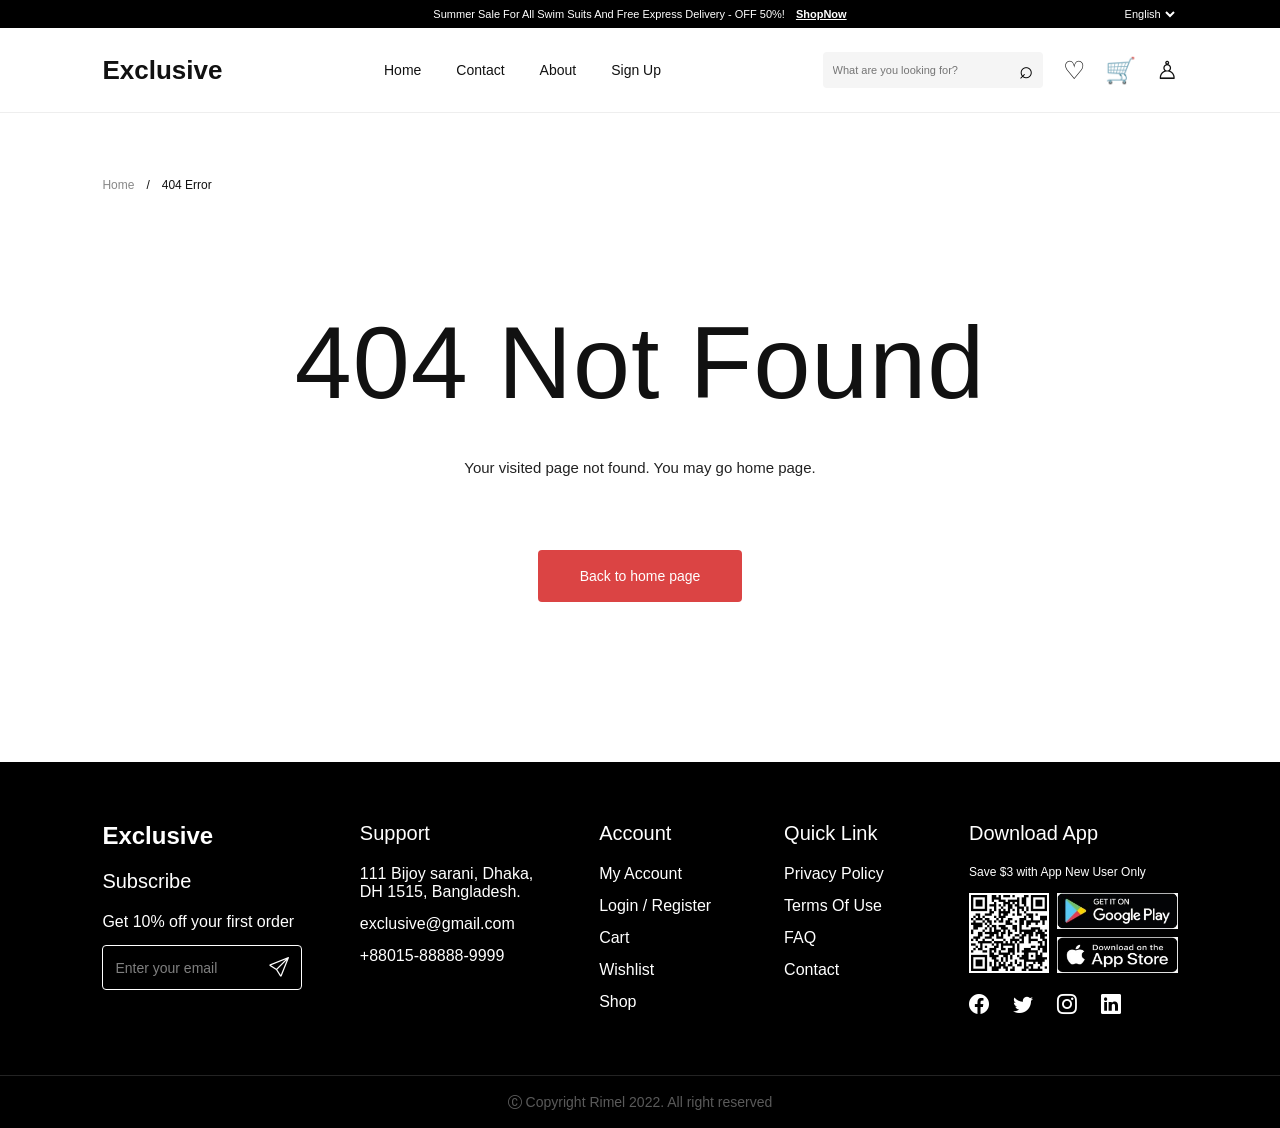
<file: figma404.html>
<!DOCTYPE html>
<html lang="en">
<head>
    <meta charset="UTF-8">
    <meta name="viewport" content="width=device-width, initial-scale=1.0">
    <title>Exclusive | 404 Not Found</title>
    <link rel="stylesheet" href="figma404.css">
<link rel="stylesheet" href="https://cdn.jsdelivr.net/npm/bootstrap-icons@1.13.1/font/bootstrap-icons.min.css">
</head>
<body>

    <!-- TOP ANNOUNCEMENT BAR -->
    <div class="top-bar">
        <p>
            Summer Sale For All Swim Suits And Free Express Delivery - OFF 50%!
            <a href="figma404.html">ShopNow</a>
        </p>
        <select aria-label="Select language">
            <option>English</option>
            <option>French</option>
        </select>
    </div>

    <!-- HEADER -->
    <header class="header">
        <a href="index.html" class="logo">Exclusive</a>

        <nav class="navigation">
            <a href="figma.html">Home</a>
            <a href="figma404.html">Contact</a>
            <a href="storefront/about.html">About</a>
            <a href="figmasign.html">Sign Up</a>
        </nav>

        <div class="header-actions">
            <form class="search-form">
                <input type="search" placeholder="What are you looking for?">
                <button type="submit" aria-label="Search">⌕</button>
            </form>

            <a href="storefront/wishlist.html" class="header-icon" aria-label="Wishlist">♡</a>
            <a href="figmacart.html" class="header-icon" aria-label="Cart">🛒</a>
            <a href="storefront/login.html" class="header-icon user-icon" aria-label="Account">♙</a>
        </div>
    </header>

    <!-- BREADCRUMB -->
    <div class="breadcrumb">
        <a href="index.html">Home</a>
        <span>/</span>
        <span>404 Error</span>
    </div>

    <!-- 404 ERROR SECTION -->
    <main class="error-section">
        <h1>404 Not Found</h1>

        <p>
            Your visited page not found.
            You may go home page.
        </p>

        <a href="figma.html" class="home-button">Back to home page</a>
    </main>
      </main>

    <footer class="ft">
        <div class="ft-grid">

            <div>
                <h3>Exclusive</h3>
                <h4>Subscribe</h4>
                <p>Get 10% off your first order</p>
                <div class="ft-email">
                    <input type="email" placeholder="Enter your email">
                    <i class="bi bi-send"></i>
                </div>
            </div>

            <div>
                <h4>Support</h4>
                <p>111 Bijoy sarani, Dhaka,<br>DH 1515, Bangladesh.</p>
                <p>exclusive@gmail.com</p>
                <p>+88015-88888-9999</p>
            </div>

            <div>
                <h4>Account</h4>
                <a href="storefront/login.html">My Account</a>
                <a href="figmasign.html">Login / Register</a>
                <a href="figmacart.html">Cart</a>
                <a href="storefront/wishlist.html">Wishlist</a>
                <a href="index.html">Shop</a>
            </div>

            <div>
                <h4>Quick Link</h4>
                <a href="#">Privacy Policy</a>
                <a href="#">Terms Of Use</a>
                <a href="#">FAQ</a>
                <a href="#">Contact</a>
            </div>

            <div>
                <h4>Download App</h4>
                <p class="ft-small">Save $3 with App New User Only</p>
                <div class="ft-apps">
                    <img class="ft-qr" src="assets/qrcode.png" alt="QR code">
                    <div class="ft-stores">
                        <img src="assets/google.png" alt="Get it on Google Play">
                        <img src="assets/apple.png" alt="Download on the App Store">
                    </div>
                </div>
                <div class="ft-social">
                    <i class="bi bi-facebook"></i>
                    <i class="bi bi-twitter"></i>
                    <i class="bi bi-instagram"></i>
                    <i class="bi bi-linkedin"></i>
                </div>
            </div>

        </div>

        <div class="ft-copy">
            <i class="bi bi-c-circle"></i> Copyright Rimel 2022. All right reserved
        </div>
    </footer>
</body>
</body>
</html>
</file>
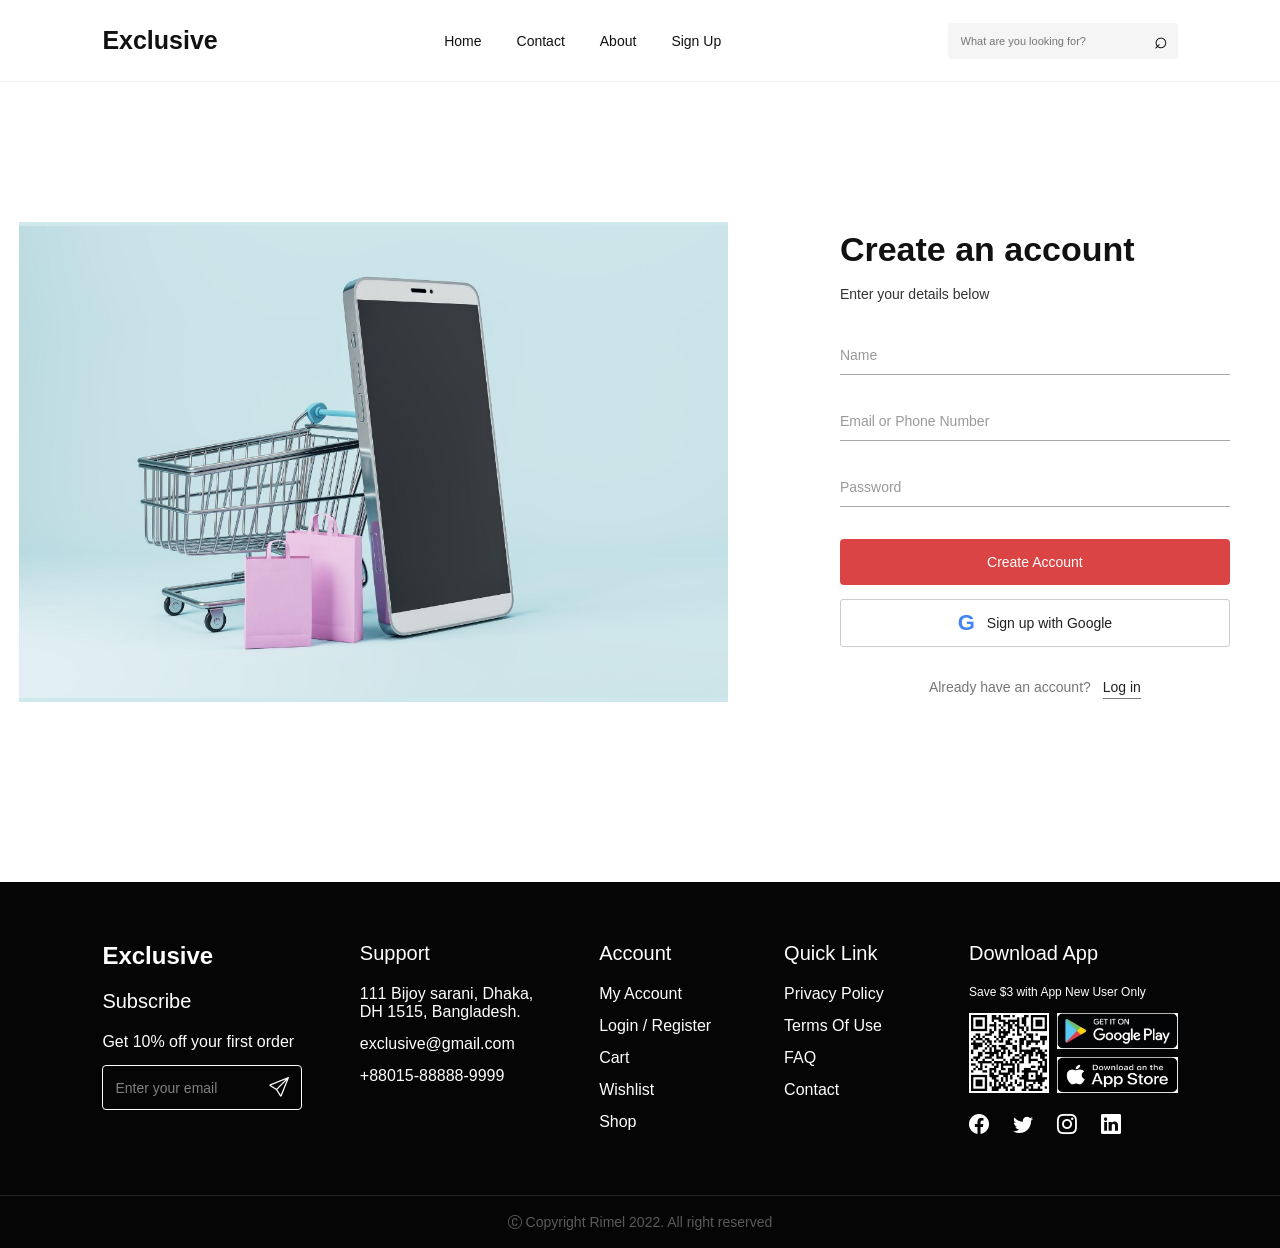
<file: figmasign.html>
<!DOCTYPE html>
<html lang="en">
<head>
    <meta charset="UTF-8">
    <meta name="viewport" content="width=device-width, initial-scale=1.0">
    <title>Exclusive - Create Account</title>
    <link rel="stylesheet" href="figmasign.css">
<link rel="stylesheet" href="https://cdn.jsdelivr.net/npm/bootstrap-icons@1.13.1/font/bootstrap-icons.min.css">

</head>
<body>

    <!-- HEADER -->
    <header class="site-header">
        <a href="index.html" class="brand">Exclusive</a>

        <nav class="main-nav">
            <a href="figma.html">Home</a>
            <a href="figma404.html">Contact</a>
            <a href="storefront/about.html">About</a>
            <a href="figmasign.html">Sign Up</a>
        </nav>

        <form class="search">
            <input type="search" placeholder="What are you looking for?">
            <button type="submit">⌕</button>
        </form>
    </header>

    <!-- MAIN SECTION -->
    <main class="signup-section">

        <!-- SHOPPING IMAGE -->
        <div class="hero-image">
            <img src="storefront/media/loginandsignuppic.jpg"
                 alt="Shopping cart, phone and shopping bags">
        </div>

        <!-- CREATE ACCOUNT FORM -->
        <section class="signup-panel">
            <h1>Create an account</h1>
            <p class="subtitle">Enter your details below</p>

            <form class="signup-form">

                <input
                    type="text"
                    name="name"
                    placeholder="Name"
                    required
                >

                <input
                    type="text"
                    name="email"
                    placeholder="Email or Phone Number"
                    required
                >

                <input
                    type="password"
                    name="password"
                    placeholder="Password"
                    required
                >

                <button type="submit" class="create-button">
                    Create Account
                </button>

                <button type="button" class="google-button">
                    <span class="google-mark">G</span>
                    Sign up with Google
                </button>

            </form>

            <p class="login-prompt">
                Already have an account?
                <a href="storefront/login.html">Log in</a>
            </p>
        </section>

    </main>


    <footer class="ft">
        <div class="ft-grid">

            <div>
                <h3>Exclusive</h3>
                <h4>Subscribe</h4>
                <p>Get 10% off your first order</p>
                <div class="ft-email">
                    <input type="email" placeholder="Enter your email">
                    <i class="bi bi-send"></i>
                </div>
            </div>

            <div>
                <h4>Support</h4>
                <p>111 Bijoy sarani, Dhaka,<br>DH 1515, Bangladesh.</p>
                <p>exclusive@gmail.com</p>
                <p>+88015-88888-9999</p>
            </div>

            <div>
                <h4>Account</h4>
                <a href="storefront/login.html">My Account</a>
                <a href="figmasign.html">Login / Register</a>
                <a href="figmacart.html">Cart</a>
                <a href="storefront/wishlist.html">Wishlist</a>
                <a href="index.html">Shop</a>
            </div>

            <div>
                <h4>Quick Link</h4>
                <a href="#">Privacy Policy</a>
                <a href="figma404.html">Terms Of Use</a>
                <a href="figma404.html">FAQ</a>
                <a href="figma404.html">Contact</a>
            </div>

            <div>
                <h4>Download App</h4>
                <p class="ft-small">Save $3 with App New User Only</p>
                <div class="ft-apps">
                    <img class="ft-qr" src="assets/qrcode.png" alt="QR code">
                    <div class="ft-stores">
                        <img src="assets/google.png" alt="Get it on Google Play">
                        <img src="assets/apple.png" alt="Download on the App Store">
                    </div>
                </div>
                <div class="ft-social">
                    <i class="bi bi-facebook"></i>
                    <i class="bi bi-twitter"></i>
                    <i class="bi bi-instagram"></i>
                    <i class="bi bi-linkedin"></i>
                </div>
            </div>

        </div>

        <div class="ft-copy">
            <i class="bi bi-c-circle"></i> Copyright Rimel 2022. All right reserved
        </div>
    </footer>
</body>
    
</body>
</html>
</file>
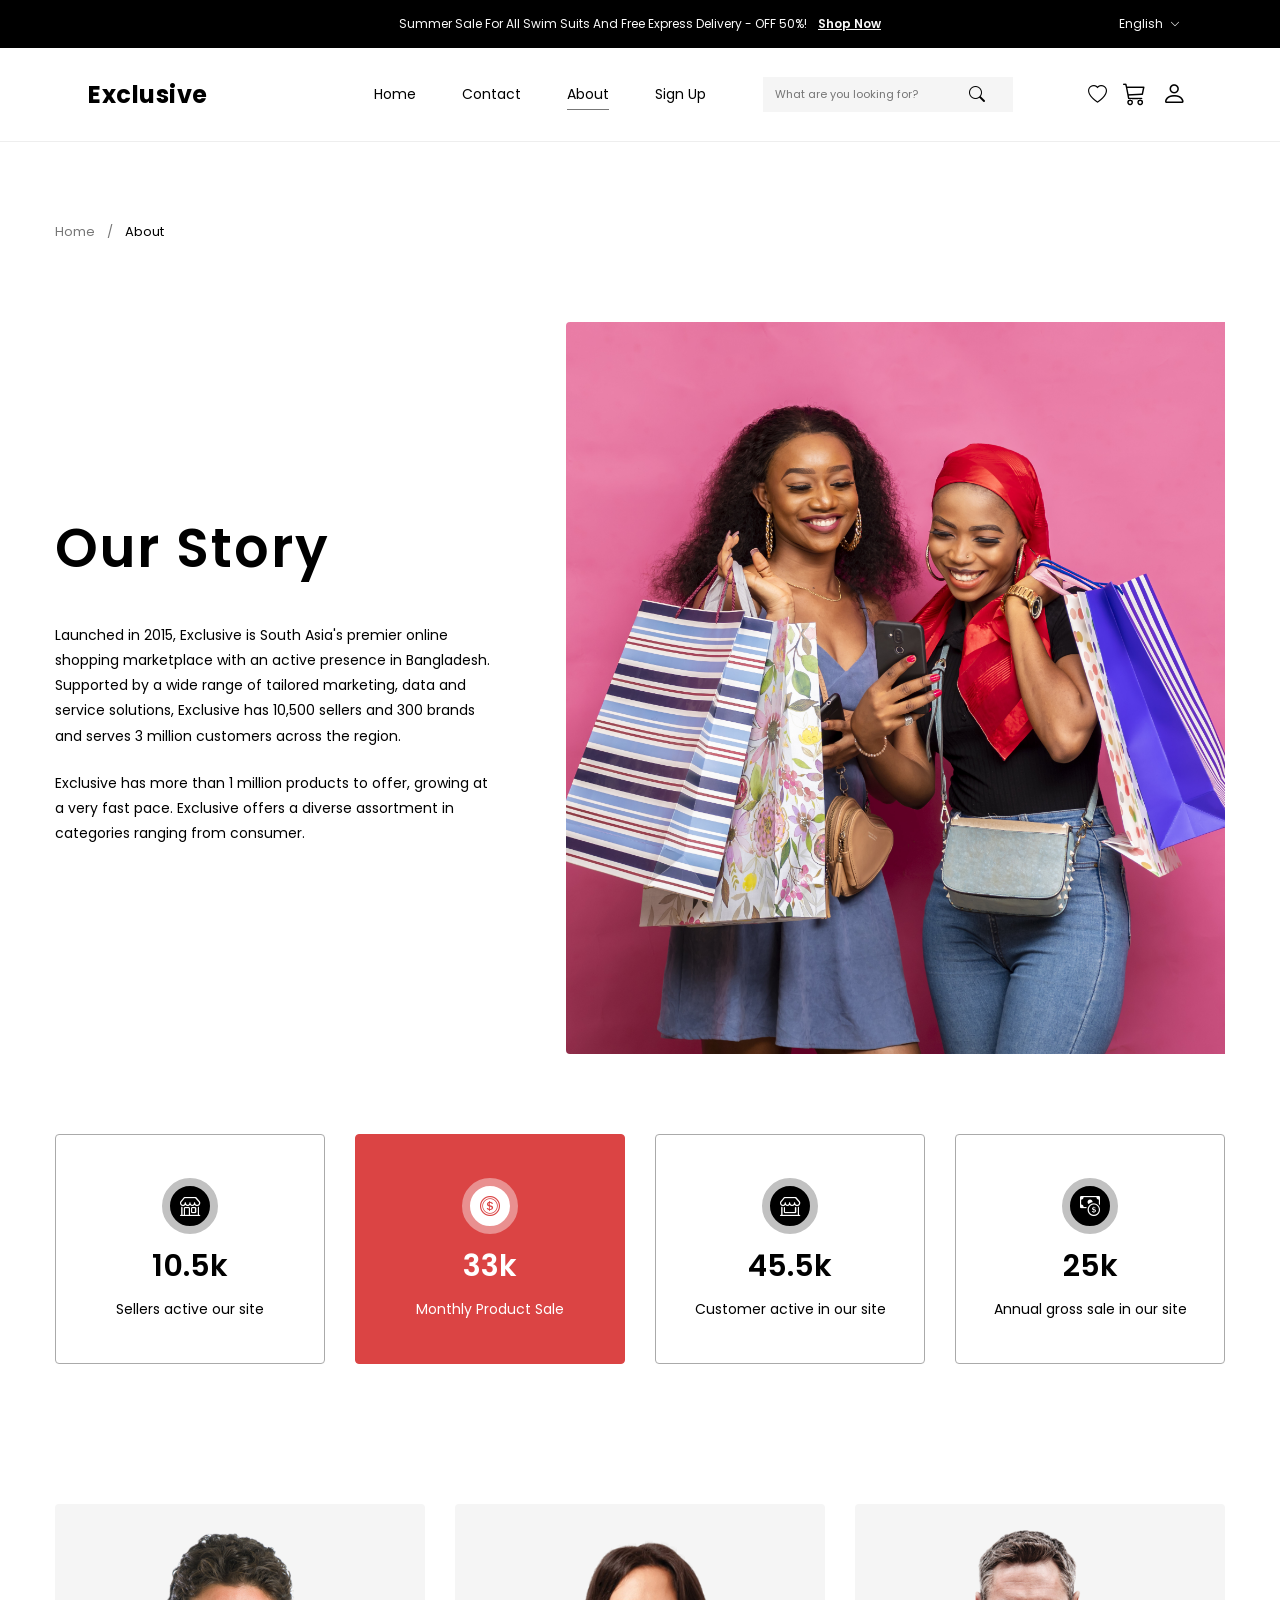
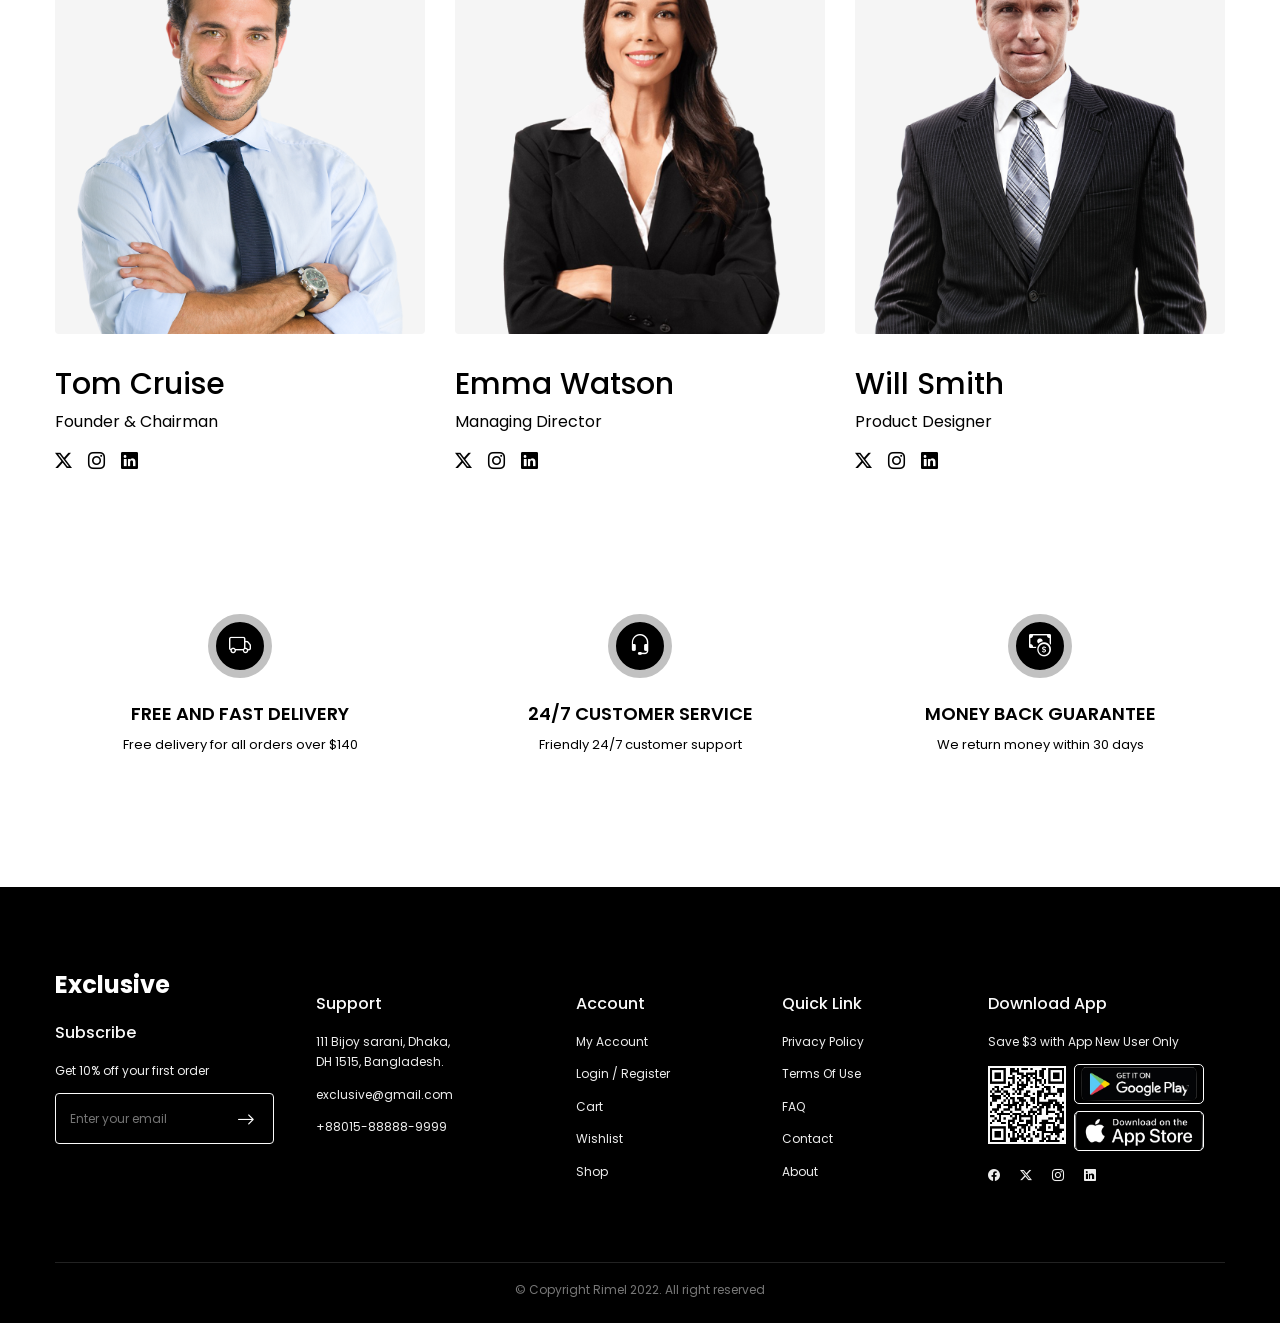
<file: storefront/about.html>
<!doctype html>
<html lang="en">
<head>
  <meta charset="utf-8">
  <meta name="viewport" content="width=device-width, initial-scale=1">
  <title>About | Exclusive</title>
  <link rel="stylesheet" href="about.css">
</head>
<body>
  <div class="announcement">
    <div class="announcement-copy">
      Summer Sale For All Swim Suits And Free Express Delivery - OFF 50%!
      <a href="#">Shop Now</a>
    </div>
    <span class="language">English <i class="bi bi-chevron-down"></i></span>
  </div>

  <header class="site-header">
    <a class="brand" href="../index.html">Exclusive</a>
    <nav class="main-nav">
      <a href="../index.html">Home</a>
      <a href="../figma404.html">Contact</a>
      <a class="active-link" href="about.html">About</a>
      <a href="../figmasign.html">Sign Up</a>
    </nav>
    <div class="header-actions">
      <input type="text" class="search-box" placeholder="What are you looking for?">
      <i class="search-icon bi bi-search"></i>
      <a href="wishlist.html" class="heart-icon"><i class="bi bi-heart"></i></a>
      <a href="../figmacart.html" class="cart-icon bi bi-cart3"></a>
      <a href="login.html" class="user-icon bi bi-person"></a>
    </div>
  </header>

  <main class="page-shell about-page">
    <nav class="breadcrumbs">
      <a href="../index.html">Home</a>
      <span>/</span>
      <span>About</span>
    </nav>

    <section class="story-section">
      <div class="story-copy">
        <h1>Our Story</h1>
        <p>Launched in 2015, Exclusive is South Asia's premier online shopping marketplace with an active presence in Bangladesh. Supported by a wide range of tailored marketing, data and service solutions, Exclusive has 10,500 sellers and 300 brands and serves 3 million customers across the region.</p>
        <p>Exclusive has more than 1 million products to offer, growing at a very fast pace. Exclusive offers a diverse assortment in categories ranging from consumer.</p>
      </div>
      <img src="media/two-women.jpg" alt="Customers shopping for clothing">
    </section>

    <section class="stats-grid">
      <article class="stat-card">
        <span class="stat-icon"><i class="bi bi-shop"></i></span>
        <strong>10.5k</strong>
        <span>Sellers active our site</span>
      </article>
      <article class="stat-card featured-stat">
        <span class="stat-icon"><i class="bi bi-coin"></i></span>
        <strong>33k</strong>
        <span>Monthly Product Sale</span>
      </article>
      <article class="stat-card">
        <span class="stat-icon"><i class="bi bi-shop-window"></i></span>
        <strong>45.5k</strong>
        <span>Customer active in our site</span>
      </article>
      <article class="stat-card">
        <span class="stat-icon"><i class="bi bi-cash-coin"></i></span>
        <strong>25k</strong>
        <span>Annual gross sale in our site</span>
      </article>
    </section>

    <section class="team-grid">
      <article class="team-card">
        <div class="portrait">
          <img src="media/tom.png" alt="Tom Cruise">
        </div>
        <h2>Tom Cruise</h2>
        <p>Founder & Chairman</p>
        <div class="social-links">
          <a href="#"><i class="bi bi-twitter-x"></i></a>
          <a href="#"><i class="bi bi-instagram"></i></a>
          <a href="#"><i class="bi bi-linkedin"></i></a>
        </div>
      </article>
      <article class="team-card">
        <div class="portrait">
          <img src="media/emma.png" alt="Emma Watson">
        </div>
        <h2>Emma Watson</h2>
        <p>Managing Director</p>
        <div class="social-links">
          <a href="#"><i class="bi bi-twitter-x"></i></a>
          <a href="#"><i class="bi bi-instagram"></i></a>
          <a href="#"><i class="bi bi-linkedin"></i></a>
        </div>
      </article>
      <article class="team-card">
        <div class="portrait">
          <img src="media/will.png" alt="Will Smith">
        </div>
        <h2>Will Smith</h2>
        <p>Product Designer</p>
        <div class="social-links">
          <a href="#"><i class="bi bi-twitter-x"></i></a>
          <a href="#"><i class="bi bi-instagram"></i></a>
          <a href="#"><i class="bi bi-linkedin"></i></a>
        </div>
      </article>
    </section>

    <section class="service-benefits">
      <article>
        <span class="benefit-icon"><i class="bi bi-truck"></i></span>
        <h2>FREE AND FAST DELIVERY</h2>
        <p>Free delivery for all orders over $140</p>
      </article>
      <article>
        <span class="benefit-icon"><i class="bi bi-headset"></i></span>
        <h2>24/7 CUSTOMER SERVICE</h2>
        <p>Friendly 24/7 customer support</p>
      </article>
      <article>
        <span class="benefit-icon"><i class="bi bi-cash-coin"></i></span>
        <h2>MONEY BACK GUARANTEE</h2>
        <p>We return money within 30 days</p>
      </article>
    </section>
  </main>

  <footer class="site-footer">
    <div class="footer-columns">
      <section>
        <a class="footer-brand" href="../index.html">Exclusive</a>
        <h2>Subscribe</h2>
        <p>Get 10% off your first order</p>
        <form class="subscribe">
          <input type="email" placeholder="Enter your email">
          <button type="submit"><i class="bi bi-arrow-right"></i></button>
        </form>
      </section>
      <section>
        <h2>Support</h2>
        <p>111 Bijoy sarani, Dhaka,<br>DH 1515, Bangladesh.</p>
        <a href="mailto:exclusive@gmail.com">exclusive@gmail.com</a>
        <a href="tel:+88015888889999">+88015-88888-9999</a>
      </section>
      <section>
        <h2>Account</h2>
        <a href="login.html">My Account</a>
        <a href="../figmasign.html">Login / Register</a>
        <a href="../figmacart.html">Cart</a>
        <a href="wishlist.html">Wishlist</a>
        <a href="../index.html">Shop</a>
      </section>
      <section>
        <h2>Quick Link</h2>
        <a href="#">Privacy Policy</a>
        <a href="#">Terms Of Use</a>
        <a href="#">FAQ</a>
        <a href="../figma404.html">Contact</a>
        <a href="about.html">About</a>
      </section>
      <section>
        <h2>Download App</h2>
        <p>Save $3 with App New User Only</p>
        <div class="app-download">
          <div class="qr-code">
            <img src="media/qrcode.jpg" alt="">
          </div>
          <div>
            <img class="store-badge" src="media/google.png" alt="Get it on Google Play">
            <img class="store-badge" src="media/appstore.png" alt="Download on the App Store">
          </div>
        </div>
        <p class="social-links">
          <a href="#"><i class="bi bi-facebook"></i></a>
          <a href="#"><i class="bi bi-twitter-x"></i></a>
          <a href="#"><i class="bi bi-instagram"></i></a>
          <a href="#"><i class="bi bi-linkedin"></i></a>
        </p>
      </section>
    </div>
    <p class="copyright">© Copyright Rimel 2022. All right reserved</p>
  </footer>
</body>
</html>
</file>
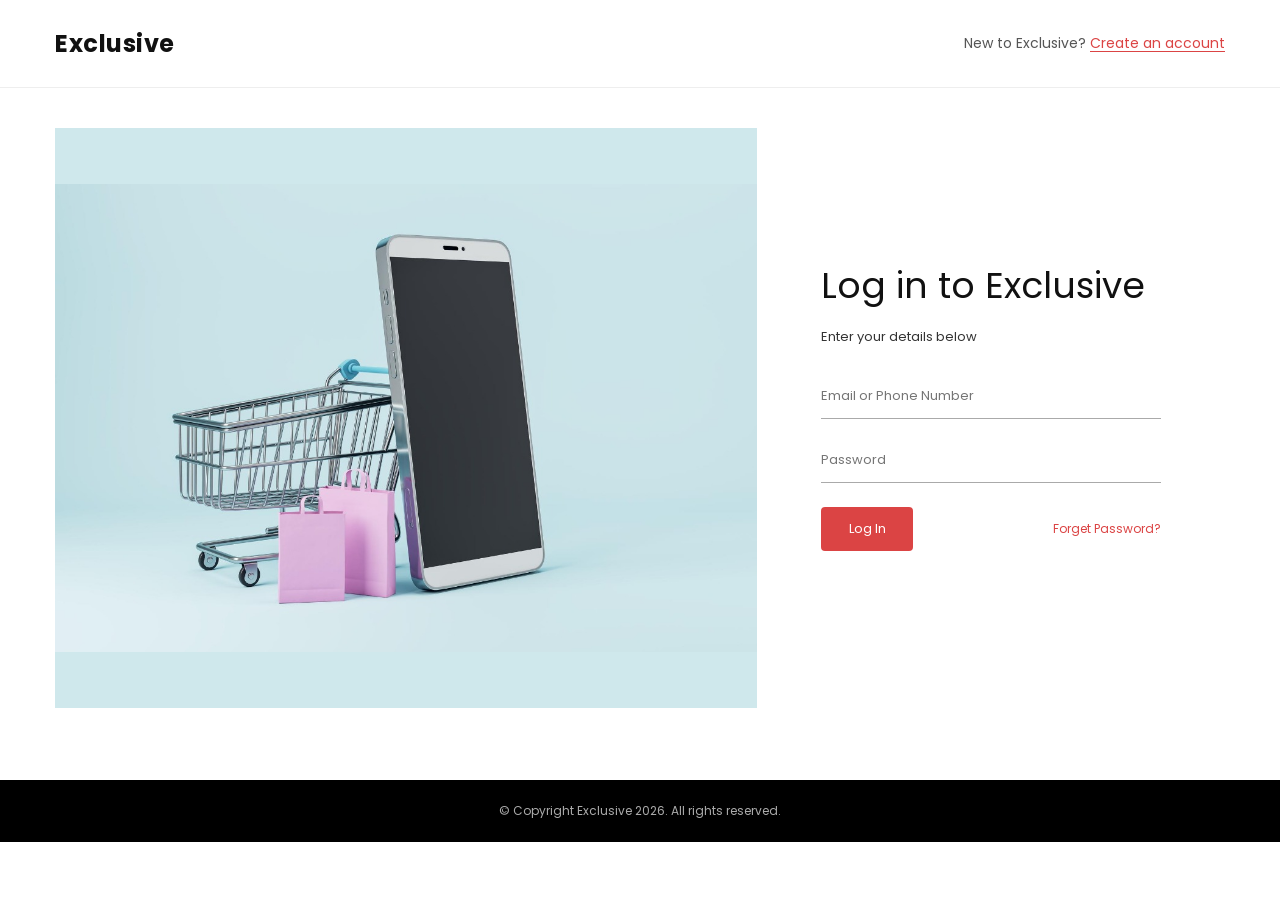
<file: storefront/login.html>
<!doctype html>
<html lang="en">
<head>
  <meta charset="utf-8">
  <meta name="viewport" content="width=device-width, initial-scale=1">
  <title>Log In | Exclusive</title>
  <link rel="stylesheet" href="account.css">
</head>
<body>
  <header class="account-header">
    <a class="account-brand" href="../index.html">Exclusive</a>
    <p>New to Exclusive? <a href="../figmasign.html">Create an account</a></p>
  </header>

  <main class="account-main">
    <section class="account-image">
      <img src="media/loginandsignuppic.jpg" alt="Phone, shopping cart, and shopping bags">
    </section>

    <section class="account-form-wrap">
      <h2>Log in to Exclusive</h2>
      <p class="account-intro">Enter your details below</p>
      <form class="account-form" data-account-form>
        <label class="account-field">
          <span class="visually-hidden">Email or phone number</span>
          <input type="text" name="email" autocomplete="username" placeholder="Email or Phone Number" required>
        </label>
        <label class="account-field">
          <span class="visually-hidden">Password</span>
          <input type="password" name="password" autocomplete="current-password" placeholder="Password" required>
        </label>
        <div class="account-login-actions">
          <button class="account-submit" type="submit">Log In</button>
          <a href="mailto:exclusive@gmail.com?subject=Password%20reset%20request">Forget Password?</a>
        </div>
        <p class="account-status" data-account-status></p>
      </form>
    </section>
  </main>

  <footer class="account-footer">
    <p>© Copyright Exclusive 2026. All rights reserved.</p>
  </footer>
  <script src="account.js"></script>
</body>
</html>
</file>
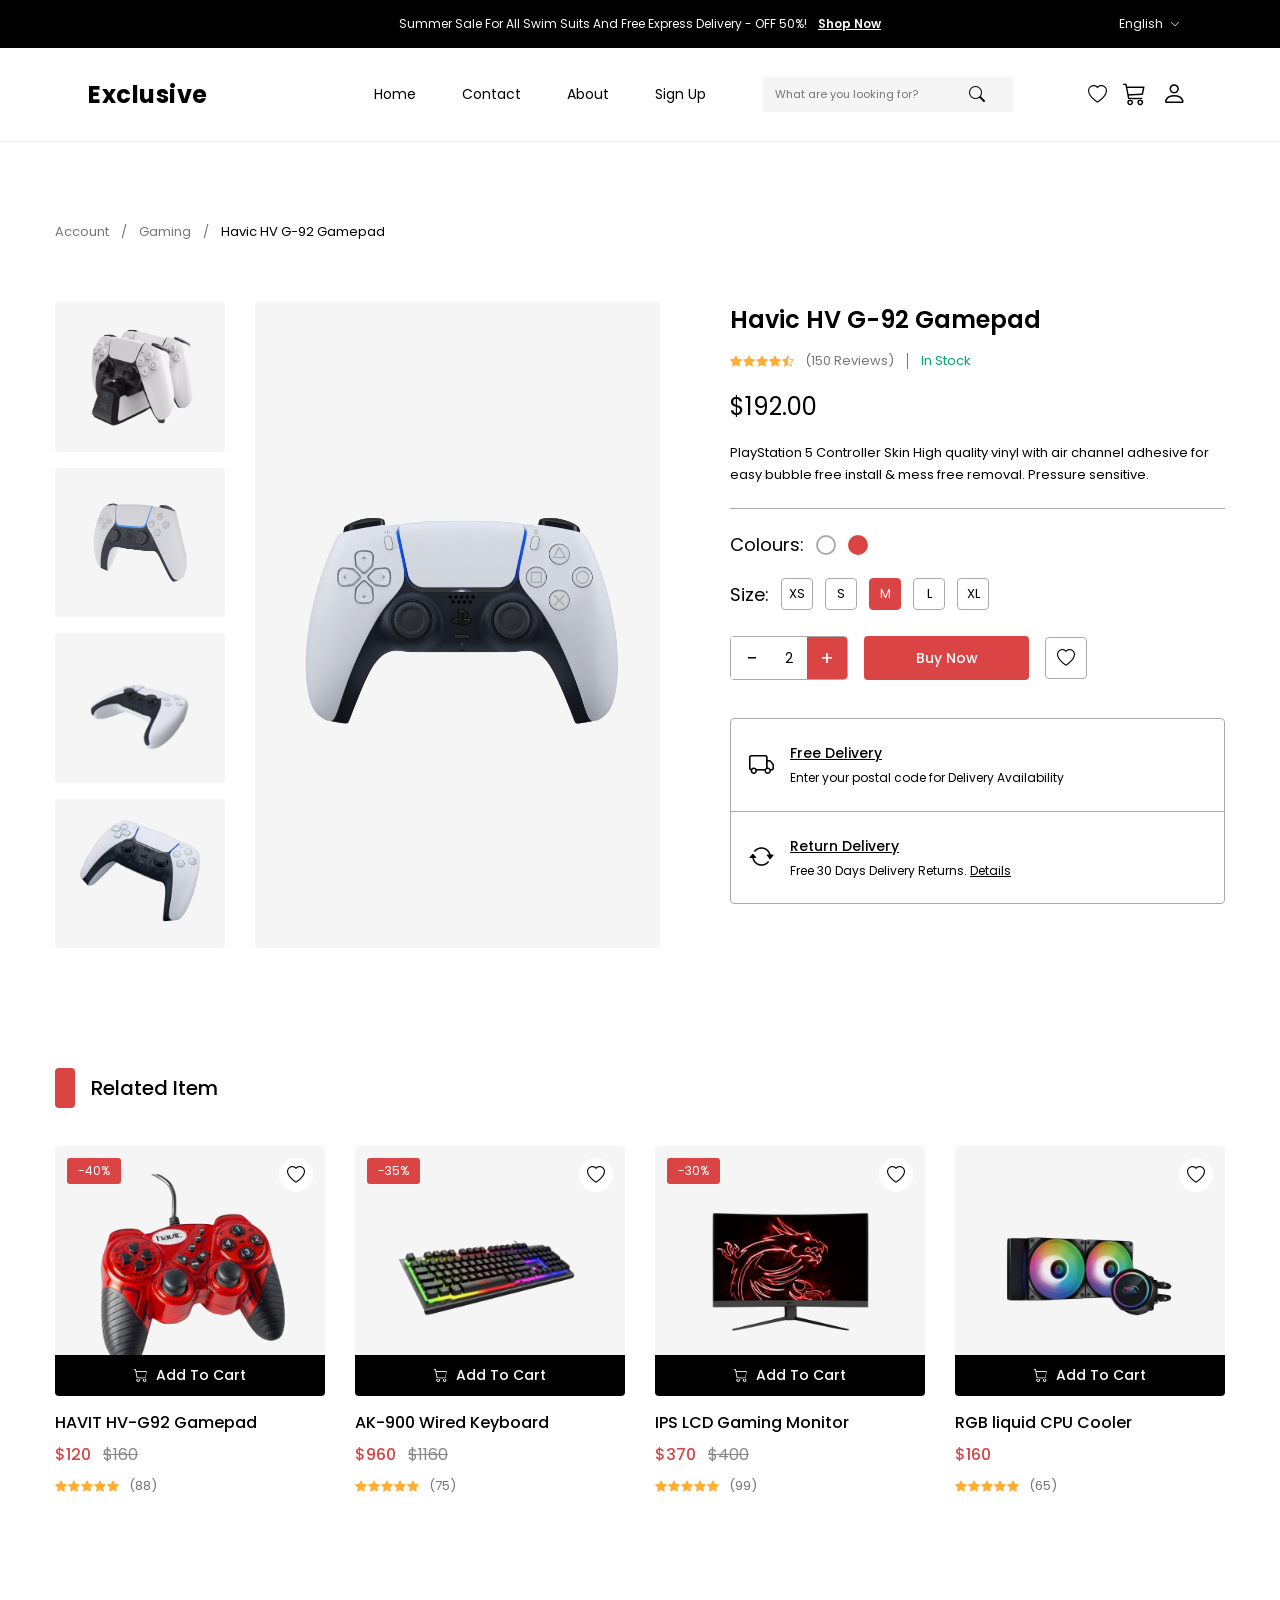
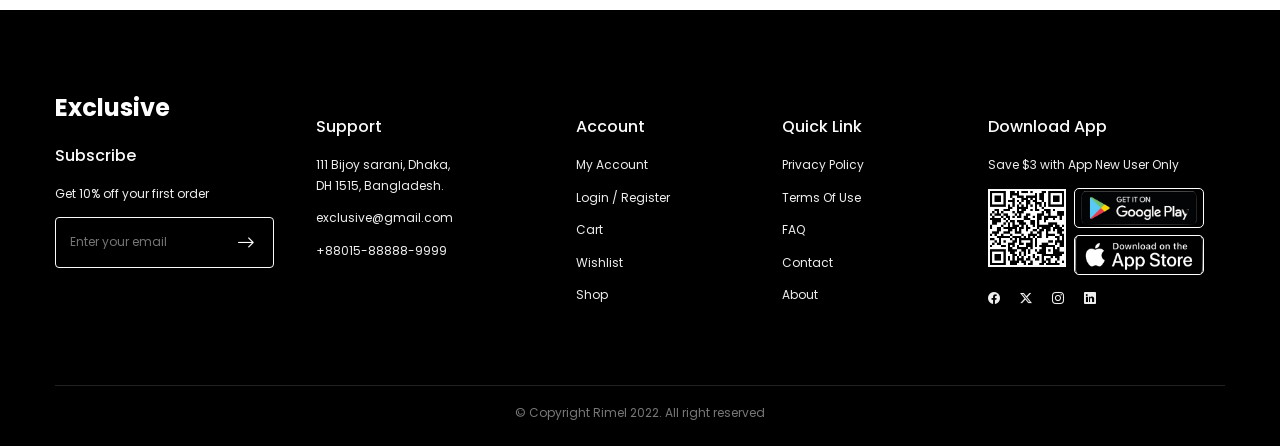
<file: storefront/product-details.html>
<!doctype html>
<html lang="en">
<head>
  <meta charset="utf-8">
  <meta name="viewport" content="width=device-width, initial-scale=1">
  <title>Product Details Page</title>
  <link rel="stylesheet" href="product-details.css">
</head>
<body>
  <div class="announcement">
    <div class="announcement-copy">
      Summer Sale For All Swim Suits And Free Express Delivery - OFF 50%!
      <a href="#">Shop Now</a>
    </div>
    <span class="language">English <i class="bi bi-chevron-down"></i></span>
  </div>

  <header class="site-header">
    <a class="brand" href="../index.html">Exclusive</a>
    <nav class="main-nav">
      <a href="../index.html">Home</a>
      <a href="../figma404.html">Contact</a>
      <a href="about.html">About</a>
      <a href="../figmasign.html">Sign Up</a>
    </nav>
    <div class="header-actions">
      <input type="text" class="search-box" placeholder="What are you looking for?">
      <i class="search-icon bi bi-search"></i>
      <a href="wishlist.html" class="heart-icon"><i class="bi bi-heart"></i></a>
      <a href="../figmacart.html" class="cart-icon bi bi-cart3"></a>
      <a href="login.html" class="user-icon bi bi-person"></a>
    </div>
  </header>

  <main class="page-shell detail-page">
    <nav class="breadcrumbs">
      <a href="login.html">Account</a>
      <span>/</span>
      <a href="../index.html">Gaming</a>
      <span>/</span>
      <span>Havic HV G-92 Gamepad</span>
    </nav>

    <section class="product-detail">
      <div class="gallery">
        <div class="thumbnails">
          <div>
            <img src="media/full1.png" alt="Gamepad view one">
          </div>
          <div>
            <img src="media/full2.png" alt="Gamepad view two">
          </div>
          <div>
            <img src="media/full3.png" alt="Gamepad view three">
          </div>
          <div>
            <img src="media/full4.png" alt="Gamepad view four">
          </div>
        </div>
        <div class="main-product-image">
          <img src="media/full pic.png" alt="Havic HV G-92 wireless gamepad">
        </div>
      </div>

      <div class="product-info">
        <h1>Havic HV G-92 Gamepad</h1>
        <div class="product-meta">
          <span class="rating"><i class="bi bi-star-fill"></i><i class="bi bi-star-fill"></i><i class="bi bi-star-fill"></i><i class="bi bi-star-fill"></i><i class="bi bi-star-half"></i></span>
          <span>(150 Reviews)</span>
          <span class="meta-divider"></span>
          <span class="stock">In Stock</span>
        </div>
        <p class="detail-price">$192.00</p>
        <p class="description">PlayStation 5 Controller Skin High quality vinyl with air channel adhesive for easy bubble free install &amp; mess free removal. Pressure sensitive.</p>
        <hr>

        <div class="option-row">
          <span>Colours:</span>
          <button class="color-swatch white-swatch" type="button"></button>
          <button class="color-swatch red-swatch" type="button"></button>
        </div>
        <div class="option-row size-row">
          <span>Size:</span>
          <button type="button">XS</button>
          <button type="button">S</button>
          <button class="selected-size" type="button">M</button>
          <button type="button">L</button>
          <button type="button">XL</button>
        </div>
        <div class="purchase-row">
          <div class="quantity">
            <button type="button">−</button>
            <span>2</span>
            <button type="button">+</button>
          </div>
          <a class="primary-button" href="#">Buy Now</a>
          <button class="save-button" type="button"><i class="bi bi-heart"></i></button>
        </div>

        <div class="delivery-box">
          <div>
            <span class="delivery-symbol"><i class="bi bi-truck"></i></span>
            <section>
              <strong>Free Delivery</strong>
              <p>Enter your postal code for Delivery Availability</p>
            </section>
          </div>
          <div>
            <span class="delivery-symbol"><i class="bi bi-arrow-repeat"></i></span>
            <section>
              <strong>Return Delivery</strong>
              <p>Free 30 Days Delivery Returns. <a href="#">Details</a></p>
            </section>
          </div>
        </div>
      </div>
    </section>

    <section class="related-products">
      <div class="section-title">
        <span class="section-mark"></span>
        <h2>Related Item</h2>
      </div>
      <div class="product-grid">
        <article class="product-card">
          <div class="product-image">
            <span class="badge">-40%</span>
            <img src="media/down1.png" alt="HAVIT HV-G92 gamepad">
            <button class="cart-button" type="button"><i class="bi bi-cart"></i>Add To Cart</button>
            <button class="product-heart" type="button"><i class="bi bi-heart"></i></button>
          </div>
          <h3>HAVIT HV-G92 Gamepad</h3>
          <p class="price"><strong>$120</strong> <del>$160</del></p>
          <p class="rating"><i class="bi bi-star-fill"></i><i class="bi bi-star-fill"></i><i class="bi bi-star-fill"></i><i class="bi bi-star-fill"></i><i class="bi bi-star-fill"></i> <span>(88)</span></p>
        </article>
        <article class="product-card">
          <div class="product-image">
            <span class="badge">-35%</span>
            <img src="media/down2.png" alt="AK-900 wired keyboard">
            <button class="cart-button" type="button"><i class="bi bi-cart"></i>Add To Cart</button>
            <button class="product-heart" type="button"><i class="bi bi-heart"></i></button>
          </div>
          <h3>AK-900 Wired Keyboard</h3>
          <p class="price"><strong>$960</strong> <del>$1160</del></p>
          <p class="rating"><i class="bi bi-star-fill"></i><i class="bi bi-star-fill"></i><i class="bi bi-star-fill"></i><i class="bi bi-star-fill"></i><i class="bi bi-star-fill"></i> <span>(75)</span></p>
        </article>
        <article class="product-card">
          <div class="product-image">
            <span class="badge">-30%</span>
            <img src="media/down3.png" alt="IPS LCD gaming monitor">
            <button class="cart-button" type="button"><i class="bi bi-cart"></i>Add To Cart</button>
            <button class="product-heart" type="button"><i class="bi bi-heart"></i></button>
          </div>
          <h3>IPS LCD Gaming Monitor</h3>
          <p class="price"><strong>$370</strong> <del>$400</del></p>
          <p class="rating"><i class="bi bi-star-fill"></i><i class="bi bi-star-fill"></i><i class="bi bi-star-fill"></i><i class="bi bi-star-fill"></i><i class="bi bi-star-fill"></i> <span>(99)</span></p>
        </article>
        <article class="product-card">
          <div class="product-image">
            <img src="media/down4.png" alt="Over-ear headphones">
            <button class="cart-button" type="button"><i class="bi bi-cart"></i>Add To Cart</button>
            <button class="product-heart" type="button"><i class="bi bi-heart"></i></button>
          </div>
          <h3>RGB liquid CPU Cooler</h3>
          <p class="price"><strong>$160</strong></p>
          <p class="rating"><i class="bi bi-star-fill"></i><i class="bi bi-star-fill"></i><i class="bi bi-star-fill"></i><i class="bi bi-star-fill"></i><i class="bi bi-star-fill"></i> <span>(65)</span></p>
        </article>
      </div>
    </section>
  </main>

  <footer class="site-footer">
    <div class="footer-columns">
      <section>
        <a class="footer-brand" href="../index.html">Exclusive</a>
        <h2>Subscribe</h2>
        <p>Get 10% off your first order</p>
        <form class="subscribe">
          <input type="email" placeholder="Enter your email">
          <button type="submit"><i class="bi bi-arrow-right"></i></button>
        </form>
      </section>
      <section>
        <h2>Support</h2>
        <p>111 Bijoy sarani, Dhaka,<br>DH 1515, Bangladesh.</p>
        <a href="mailto:exclusive@gmail.com">exclusive@gmail.com</a>
        <a href="tel:+88015888889999">+88015-88888-9999</a>
      </section>
      <section>
        <h2>Account</h2>
        <a href="login.html">My Account</a>
        <a href="../figmasign.html">Login / Register</a>
        <a href="../figmacart.html">Cart</a>
        <a href="wishlist.html">Wishlist</a>
        <a href="../index.html">Shop</a>
      </section>
      <section>
        <h2>Quick Link</h2>
        <a href="#">Privacy Policy</a>
        <a href="#">Terms Of Use</a>
        <a href="#">FAQ</a>
        <a href="../figma404.html">Contact</a>
        <a href="about.html">About</a>
      </section>
      <section>
        <h2>Download App</h2>
        <p>Save $3 with App New User Only</p>
        <div class="app-download">
          <div class="qr-code">
            <img src="media/qrcode.jpg" alt="">
          </div>
          <div>
            <img class="store-badge" src="media/google.png" alt="Get it on Google Play">
            <img class="store-badge" src="media/appstore.png" alt="Download on the App Store">
          </div>
        </div>
        <p class="social-links">
          <a href="#"><i class="bi bi-facebook"></i></a>
          <a href="#"><i class="bi bi-twitter-x"></i></a>
          <a href="#"><i class="bi bi-instagram"></i></a>
          <a href="#"><i class="bi bi-linkedin"></i></a>
        </p>
      </section>
    </div>
    <p class="copyright">© Copyright Rimel 2022. All right reserved</p>
  </footer>
</body>
</html>
</file>
<file: figma404.css>
* {
    margin: 0;
    padding: 0;
    box-sizing: border-box;
}

body {
    font-family: Arial, Helvetica, sans-serif;
    background: #fff;
    color: #111;
}

a {
    color: inherit;
    text-decoration: none;
}

button,
input,
select {
    font-family: inherit;
}

/* ===== TOP ANNOUNCEMENT BAR ===== */
.top-bar {
    min-height: 28px;
    padding: 6px 8%;
    background: #000;
    color: #fff;
    display: flex;
    align-items: center;
    justify-content: center;
    position: relative;
    font-size: 11px;
}

.top-bar p {
    text-align: center;
}

.top-bar a {
    margin-left: 8px;
    font-weight: bold;
    text-decoration: underline;
}

.top-bar select {
    position: absolute;
    right: 8%;
    background: #000;
    color: #fff;
    border: none;
    outline: none;
    font-size: 11px;
}

/* ===== HEADER ===== */
.header {
    min-height: 85px;
    padding: 20px 8%;
    display: flex;
    align-items: center;
    justify-content: space-between;
    gap: 30px;
    border-bottom: 1px solid #eee;
}

.logo {
    font-size: 26px;
    font-weight: bold;
    white-space: nowrap;
}

.navigation {
    display: flex;
    align-items: center;
    gap: 35px;
}

.navigation a {
    font-size: 14px;
}

.navigation a:hover {
    text-decoration: underline;
}

/* HEADER ACTIONS */
.header-actions {
    display: flex;
    align-items: center;
    gap: 20px;
}

.search-form {
    width: 220px;
    display: flex;
    align-items: center;
    background: #f5f5f5;
    padding: 0 10px;
    border-radius: 4px;
}

.search-form input {
    width: 100%;
    min-width: 0;
    padding: 12px 0;
    border: none;
    outline: none;
    background: transparent;
    font-size: 11px;
}

.search-form button {
    border: none;
    background: transparent;
    font-size: 24px;
    cursor: pointer;
}

.header-icon {
    font-size: 25px;
    line-height: 1;
    white-space: nowrap;
}

.header-icon:hover {
    color: #db4444;
}

/* ===== BREADCRUMB ===== */
.breadcrumb {
    display: flex;
    align-items: center;
    gap: 12px;
    margin: 65px 8% 0;
    font-size: 12px;
}

.breadcrumb a {
    color: #888;
}

.breadcrumb span:last-child {
    color: #111;
}

/* ===== 404 ERROR SECTION ===== */
.error-section {
    min-height: 570px;
    padding: 110px 20px 100px;
    display: flex;
    flex-direction: column;
    align-items: center;
    text-align: center;
}

.error-section h1 {
    font-size: clamp(48px, 8vw, 105px);
    font-weight: 500;
    letter-spacing: 1px;
    line-height: 1.2;
    margin-bottom: 30px;
}

.error-section p {
    font-size: 15px;
    line-height: 1.7;
    color: #222;
    margin-bottom: 70px;
}

.home-button {
    display: inline-block;
    padding: 18px 42px;
    background: #db4444;
    color: #fff;
    border-radius: 4px;
    font-size: 14px;
    transition: 0.3s;
}

.home-button:hover {
    background: #bd3030;
}

/* ===== FOOTER ===== */
.ft {
    background: #000;
    color: white;
    padding-top: 60px;
}

.ft-grid {
    display: grid;
    grid-template-columns: 1.2fr 1.1fr 0.8fr 0.8fr 1fr;
    gap: 40px;
    padding: 0 8% 50px;
}

.ft h3 {
    margin-bottom: 20px;
    font-size: 24px;
}

.ft h4 {
    margin-bottom: 20px;
    font-size: 20px;
    font-weight: 500;
}

.ft p {
    margin-bottom: 14px;
    font-size: 16px;
}

.ft a {
    display: block;
    margin-bottom: 14px;
    font-size: 16px;
}

.ft a:hover {
    text-decoration: underline;
}

.ft .ft-small {
    font-size: 12px;
}

.ft-email {
    width: 200px;
    display: flex;
    align-items: center;
    justify-content: space-between;
    padding: 10px 12px;
    border: 1px solid white;
    border-radius: 4px;
}

.ft-email input {
    width: 140px;
    border: none;
    outline: none;
    background: transparent;
    color: white;
    font-size: 14px;
}

.ft-email input::placeholder {
    color: gray;
}

.ft-email i {
    font-size: 20px;
}

.ft-apps {
    display: flex;
    gap: 8px;
    margin: 8px 0 20px;
}

.ft-qr {
    width: 80px;
    height: 80px;
    background: white;
}

.ft-stores {
    display: flex;
    flex-direction: column;
    gap: 8px;
}

.ft-stores img {
    height: 36px;
}

.ft-social {
    display: flex;
    gap: 24px;
    font-size: 20px;
}

.ft-copy {
    padding: 18px 0;
    border-top: 1px solid #232323;
    text-align: center;
    color: #5a5a5a;
    font-size: 14px;
}

/* Footer on tablets */
@media (max-width: 900px) {
    .ft-grid {
        grid-template-columns: repeat(2, 1fr);
    }
}

/* Footer on phones */
@media (max-width: 500px) {
    .ft-grid {
        grid-template-columns: 1fr;
    }
}
</file>
<file: figmasign.css>
/* GENERAL STYLES */
* {
    margin: 0;
    padding: 0;
    box-sizing: border-box;
}

:root {
    --red: #db4444;
    --black: #050505;
}

body {
    font-family: Arial, Helvetica, sans-serif;
    color: #111;
    background: #fff;
}

a {
    color: inherit;
    text-decoration: none;
}

button,
input {
    font: inherit;
}

/* HEADER */
.site-header {
    min-height: 82px;
    padding: 20px 8%;
    display: flex;
    align-items: center;
    justify-content: space-between;
    gap: 28px;
    border-bottom: 1px solid #eee;
}

.brand {
    font-size: 25px;
    font-weight: bold;
    white-space: nowrap;
}

.main-nav {
    display: flex;
    align-items: center;
    gap: 35px;
}

.main-nav a {
    font-size: 14px;
}

.main-nav a:hover {
    color: var(--red);
}

/* SEARCH BAR */
.search {
    width: 230px;
    display: flex;
    align-items: center;
    padding: 0 10px 0 13px;
    background: #f5f5f5;
    border-radius: 4px;
}

.search input {
    width: 100%;
    min-width: 0;
    padding: 12px 0;
    border: none;
    outline: none;
    background: transparent;
    font-size: 11px;
}

.search button {
    border: none;
    background: transparent;
    font-size: 23px;
    cursor: pointer;
}

/* MAIN SIGNUP SECTION */
.signup-section {
    width: 100%;
    max-width: 1450px;
    min-height: 800px;
    margin: 0 auto;
    padding: 50px 3% 90px 1.5%;
    display: grid;
    grid-template-columns: 58% 42%;
    align-items: center;
    gap: 50px;
}

/* SHOPPING IMAGE */
.hero-image {
    width: 100%;
    min-height: 480px;
    overflow: hidden;
    display: grid;
    place-items: center;
    background: #cfe8ec;
}

.hero-image img {
    display: block;
    width: 100%;
    height: auto;
    object-fit: contain;
}

/* SIGNUP FORM */
.signup-panel {
    width: 100%;
    max-width: 390px;
    justify-self: center;
}

.signup-panel h1 {
    margin-bottom: 16px;
    font-size: 34px;
    line-height: 1.2;
    font-weight: 600;
}

.subtitle {
    margin-bottom: 32px;
    color: #333;
    font-size: 14px;
}

.signup-form > input {
    display: block;
    width: 100%;
    margin-bottom: 25px;
    padding: 13px 0 11px;
    border: none;
    border-bottom: 1px solid #aaa;
    outline: none;
    background: transparent;
    font-size: 14px;
}

.signup-form > input::placeholder {
    color: #999;
}

.signup-form > input:focus {
    border-bottom: 2px solid #111;
}

/* CREATE ACCOUNT BUTTON */
.create-button {
    display: block;
    width: 100%;
    margin-top: 32px;
    padding: 15px 20px;
    border: none;
    border-radius: 4px;
    background: var(--red);
    color: white;
    font-size: 14px;
    cursor: pointer;
    transition: background 0.25s;
}

.create-button:hover {
    background: #c93636;
}

/* GOOGLE BUTTON */
.google-button {
    width: 100%;
    min-height: 48px;
    margin-top: 14px;
    display: flex;
    justify-content: center;
    align-items: center;
    gap: 12px;
    border: 1px solid #ccc;
    border-radius: 3px;
    background: white;
    color: #222;
    font-size: 14px;
    cursor: pointer;
}

.google-button:hover {
    background: #f8f8f8;
}

.google-mark {
    color: #4285f4;
    font-size: 22px;
    font-weight: bold;
}

/* LOGIN LINK */
.login-prompt {
    margin-top: 32px;
    text-align: center;
    color: #777;
    font-size: 14px;
}

.login-prompt a {
    margin-left: 8px;
    padding-bottom: 3px;
    color: #222;
    border-bottom: 1px solid #777;
}

/* ===== FOOTER ===== */
.ft {
    background: var(--black);
    color: white;
    padding-top: 60px;
}

.ft-grid {
    display: grid;
    grid-template-columns: 1.2fr 1.1fr 0.8fr 0.8fr 1fr;
    gap: 40px;
    padding: 0 8% 50px;
}

.ft h3 {
    margin-bottom: 20px;
    font-size: 24px;
}

.ft h4 {
    margin-bottom: 20px;
    font-size: 20px;
    font-weight: 500;
}

.ft p {
    margin-bottom: 14px;
    font-size: 16px;
}

.ft a {
    display: block;
    margin-bottom: 14px;
    font-size: 16px;
}

.ft a:hover {
    text-decoration: underline;
}

.ft .ft-small {
    font-size: 12px;
}

.ft-email {
    width: 200px;
    display: flex;
    align-items: center;
    justify-content: space-between;
    padding: 10px 12px;
    border: 1px solid white;
    border-radius: 4px;
}

.ft-email input {
    width: 140px;
    border: none;
    outline: none;
    background: transparent;
    color: white;
    font-size: 14px;
}

.ft-email input::placeholder {
    color: gray;
}

.ft-email i {
    font-size: 20px;
}

.ft-apps {
    display: flex;
    gap: 8px;
    margin: 8px 0 20px;
}

.ft-qr {
    width: 80px;
    height: 80px;
    background: white;
}

.ft-stores {
    display: flex;
    flex-direction: column;
    gap: 8px;
}

.ft-stores img {
    height: 36px;
}

.ft-social {
    display: flex;
    gap: 24px;
    font-size: 20px;
}

.ft-copy {
    padding: 18px 0;
    border-top: 1px solid #232323;
    text-align: center;
    color: #5a5a5a;
    font-size: 14px;
}

/* Footer on tablets */
@media (max-width: 900px) {
    .ft-grid {
        grid-template-columns: repeat(2, 1fr);
    }
}

/* Footer on phones */
@media (max-width: 500px) {
    .ft-grid {
        grid-template-columns: 1fr;
    }
}

/* ===== RESPONSIVE: TABLETS ===== */
@media (max-width: 900px) {
    .site-header {
        padding: 16px 5%;
        flex-wrap: wrap;
    }

    .signup-section {
        grid-template-columns: 1fr;
        min-height: auto;
        padding: 30px 5% 60px;
        gap: 30px;
    }

    .hero-image img {
        max-height: 480px;
    }

    .hero-image {
        min-height: 0;
    }

    .ft-grid {
        padding: 0 5% 40px;
    }
}

/* ===== RESPONSIVE: PHONES ===== */
@media (max-width: 600px) {
    .site-header {
        gap: 14px;
    }

    .brand {
        order: 1;
    }

    .search {
        order: 2;
        flex: 1;
        width: auto;
    }

    .main-nav {
        order: 3;
        width: 100%;
        justify-content: space-between;
        gap: 10px;
    }

    .signup-section {
        padding: 24px 5% 50px;
        gap: 28px;
    }

    .signup-panel h1 {
        font-size: 28px;
    }

    .signup-form > input,
    .search input {
        font-size: 16px;
    }

    .ft {
        padding-top: 40px;
    }

    .ft-grid {
        gap: 30px;
    }

    .ft-email {
        width: 100%;
        max-width: 300px;
    }

    .ft-email input {
        flex: 1;
        width: auto;
        min-width: 0;
    }
}
</file>
<file: storefront/account.css>
@import url("https://fonts.googleapis.com/css2?family=Poppins:wght@300;400;500;600;700&display=swap");

* {
  box-sizing: border-box;
}

body {
  margin: 0;
  color: #111;
  background: #fff;
  font-family: Poppins, Arial, sans-serif;
}

a {
  color: inherit;
  text-decoration: none;
}

button,
input {
  font: inherit;
}

.account-header {
  min-height: 88px;
  padding: 0 max(calc((100vw - 1170px) / 2), 24px);
  display: flex;
  align-items: center;
  justify-content: space-between;
  border-bottom: 1px solid #eee;
}

.account-brand {
  font-size: 24px;
  font-weight: 700;
  letter-spacing: 0.5px;
}

.account-header p {
  margin: 0;
  color: #555;
  font-size: 14px;
}

.account-header p a,
.auth-switch a {
  color: #db4444;
  text-decoration: underline;
  text-underline-offset: 3px;
}

.account-main {
  width: min(100% - 48px, 1170px);
  min-height: 580px;
  margin: 40px auto 72px;
  display: grid;
  grid-template-columns: minmax(0, 1.2fr) minmax(0, 0.8fr);
  overflow: hidden;
}

.account-image {
  min-width: 0;
  min-height: 580px;
  display: grid;
  place-items: center;
  background: #cfe8ec;
}

.account-image img {
  width: 100%;
  height: auto;
  display: block;
  object-fit: contain;
}

.account-form-wrap {
  min-width: 0;
  padding: 48px clamp(28px, 5vw, 68px);
  display: flex;
  flex-direction: column;
  justify-content: center;
}

.account-form-wrap h2 {
  margin: 0 0 14px;
  font-size: clamp(28px, 3vw, 36px);
  font-weight: 400;
}

.account-intro {
  margin: 0 0 28px;
  color: #333;
  font-size: 13px;
}

.account-form {
  display: grid;
  gap: 20px;
}

.account-field {
  display: block;
}

.account-field input {
  width: 100%;
  min-height: 44px;
  padding: 8px 0;
  border: 0;
  border-bottom: 1px solid #aaa;
  outline: none;
  background: #fff;
  font-size: 13px;
}

.account-field input:focus {
  border-bottom: 2px solid #111;
}

.account-login-actions {
  margin-top: 4px;
  display: flex;
  align-items: center;
  justify-content: space-between;
  gap: 16px;
}

.account-submit {
  min-width: 92px;
  min-height: 44px;
  border: 0;
  border-radius: 4px;
  background: #db4444;
  color: #fff;
  font-size: 13px;
  font-weight: 400;
}

.account-submit:hover {
  background: #c93434;
}

.account-login-actions a {
  color: #db4444;
  font-size: 12px;
  white-space: nowrap;
}

.account-login-actions a:hover {
  text-decoration: underline;
}

.account-status {
  min-height: 20px;
  margin: -12px 0 0;
  color: #666;
  font-size: 12px;
  line-height: 1.6;
}

.visually-hidden {
  width: 1px;
  height: 1px;
  position: absolute;
  overflow: hidden;
  clip: rect(0, 0, 0, 0);
  white-space: nowrap;
}

.account-footer {
  padding: 22px 24px;
  background: #000;
  color: #aaa;
  font-size: 12px;
  text-align: center;
}

.account-footer p {
  margin: 0;
}

@media (max-width: 700px) {
  .account-header {
    min-height: 72px;
    padding: 0 20px;
  }

  .account-brand {
    font-size: 21px;
  }

  .account-header p {
    font-size: 12px;
  }

  .account-main {
    width: min(100% - 32px, 560px);
    min-height: 0;
    margin: 32px auto 48px;
    grid-template-columns: 1fr;
  }

  .account-image img {
    height: auto;
    min-height: 0;
  }

  .account-image {
    min-height: 0;
  }

  .account-form-wrap {
    padding: 36px 28px;
  }
}

@media (max-width: 380px) {
  .account-header {
    padding: 0 14px;
  }

  .account-brand {
    font-size: 19px;
  }

  .account-header p {
    max-width: 150px;
    text-align: right;
  }

  .account-main {
    width: calc(100% - 24px);
  }

  .account-form-wrap {
    padding-right: 20px;
    padding-left: 20px;
  }
}
</file>
<file: storefront/about.css>
@import url("https://fonts.googleapis.com/css2?family=Poppins:wght@300;400;500;600;700&display=swap");
@import url("https://cdn.jsdelivr.net/npm/bootstrap-icons@1.13.1/font/bootstrap-icons.min.css");

* {
  box-sizing: border-box;
}

body {
  margin: 0;
  color: #000;
  background: #fff;
  font-family: Poppins, Arial, sans-serif;
  font-size: 14px;
}

a {
  color: inherit;
  text-decoration: none;
}

button,
input {
  font: inherit;
}

button {
  cursor: pointer;
}

.announcement {
  position: sticky;
  z-index: 20;
  top: 0;
  min-height: 48px;
  display: flex;
  align-items: center;
  justify-content: center;
  background: #000;
  color: #fafafa;
  font-size: 12px;
}

.announcement-copy a {
  margin-left: 8px;
  font-weight: 600;
  text-decoration: underline;
}

.language {
  position: absolute;
  right: 100px;
}

.language i {
  margin-left: 4px;
  font-size: 10px;
}

.site-header {
  height: 94px;
  width: 100%;
  margin: 0 auto;
  display: flex;
  align-items: center;
  justify-content: space-between;
  gap: 38px;
  border-bottom: 1px solid #eee;
}

.brand {
  font-size: 24px;
  font-weight: 700;
  letter-spacing: 0.5px;
  white-space: nowrap;
  margin-left: 88px;
}

.main-nav {
  display: flex;
  align-items: center;
  gap: 46px;
  margin-left: -10px;
}

.main-nav a {
  position: relative;
  font-size: 14px;
}

.main-nav a:hover::after,
.main-nav .active-link::after {
  position: absolute;
  right: 0;
  bottom: -5px;
  left: 0;
  height: 1px;
  background: #777;
  content: "";
}

.header-actions {
  display: flex;
  align-items: center;
  gap: 16px;
}

.search-box {
  width: 250px;
  border: 1px;
  padding: 9px 12px;
  background: #f5f5f5;
  color: #888;
  font-size: 11px;
  position: relative;
  right: 120px;
}

.search-icon {
  position: relative;
  right: 180px;
  color: #000;
  font-size: 16px;
}

.heart-icon {
  display: flex;
  min-width: 18px;
  align-items: center;
  justify-content: center;
  font-size: 19px;
  line-height: 1;
  position: relative;
  right: 93px;
}

.cart-icon {
  position: relative;
  right: 93px;
  font-size: 23px;
}

.user-icon {
  position: relative;
  right: 93px;
  font-size: 25px;
}

.page-shell {
  max-width: 1170px;
  margin: 0 auto;
}

.about-page {
  padding-bottom: 52px;
}

.breadcrumbs {
  display: flex;
  gap: 12px;
  margin: 80px 0;
  color: #777;
  font-size: 13px;
}

.breadcrumbs a {
  color: #777;
}

.breadcrumbs span:last-child {
  color: #000;
}

.story-section {
  display: grid;
  grid-template-columns: 0.8fr 1.2fr;
  align-items: center;
  gap: 72px;
}

.story-copy h1 {
  margin: 0 0 34px;
  font-size: 54px;
  font-weight: 600;
  letter-spacing: 2px;
}

.story-copy p {
  margin: 0 0 22px;
  font-size: 14px;
  line-height: 1.8;
}

.story-section > img {
  width: 100%;
  height: 732px;
  object-fit: cover;
  border-radius: 4px 0 0 4px;
}

.stats-grid {
  display: grid;
  grid-template-columns: repeat(4, 1fr);
  gap: 30px;
  margin: 80px 0 140px;
}

.stat-card {
  min-height: 230px;
  display: flex;
  flex-direction: column;
  align-items: center;
  justify-content: center;
  gap: 10px;
  border: 1px solid #aaa;
  border-radius: 4px;
  background: #fff;
  text-align: center;
}

.stat-card strong {
  font-size: 30px;
  font-weight: 600;
}

.stat-card > span:last-child {
  font-size: 14px;
}

.stat-icon {
  width: 56px;
  height: 56px;
  display: flex;
  align-items: center;
  justify-content: center;
  border: 8px solid #c1c1c1;
  border-radius: 50%;
  background: #000;
  color: #fff;
  font-size: 22px;
}

.stat-icon i {
  font-size: 20px;
}

.featured-stat {
  border-color: #db4444;
  background: #db4444;
  color: #fff;
}

.featured-stat .stat-icon {
  border-color: #e99090;
  background: #fff;
  color: #db4444;
}

.team-grid {
  display: grid;
  grid-template-columns: repeat(3, 1fr);
  gap: 30px;
}

.portrait {
  height: 430px;
  display: flex;
  align-items: end;
  justify-content: center;
  overflow: hidden;
  border-radius: 4px;
  background: #f5f5f5;
}

.portrait img {
  width: 90%;
  height: 94%;
  object-fit: cover;
  object-position: center top;
}

.team-card h2 {
  margin: 28px 0 2px;
  font-size: 30px;
  font-weight: 500;
}

.team-card p {
  margin: 0;
  font-size: 16px;
}

.social-links {
  margin-top: 14px;
  display: flex;
  gap: 16px;
  font-size: 17px;
}

.service-benefits {
  display: grid;
  grid-template-columns: repeat(3, 1fr);
  gap: 30px;
  margin: 140px 0 80px;
  text-align: center;
}

.service-benefits article {
  display: flex;
  flex-direction: column;
  align-items: center;
}

.benefit-icon {
  width: 64px;
  height: 64px;
  display: flex;
  align-items: center;
  justify-content: center;
  border: 8px solid #c1c1c1;
  border-radius: 50%;
  background: #000;
  color: #fff;
  font-size: 24px;
}

.benefit-icon i {
  font-size: 22px;
}

.service-benefits h2 {
  margin: 22px 0 8px;
  font-size: 18px;
  font-weight: 600;
}

.service-benefits p {
  margin: 0;
  font-size: 13px;
}

.site-footer {
  min-height: 390px;
  padding: 80px max(calc((100vw - 1170px) / 2), 28px) 24px;
  background: #000;
  color: #fafafa;
}

.footer-columns {
  max-width: 1170px;
  margin: 0 auto;
  display: grid;
  grid-template-columns: 1.2fr 1.2fr 0.9fr 0.9fr 1.3fr;
  gap: 42px;
}

.footer-columns section {
  display: flex;
  flex-direction: column;
  align-items: flex-start;
}

.footer-columns h2 {
  margin: 24px 0 16px;
  font-size: 16px;
  font-weight: 500;
}

.footer-columns section:first-child h2 {
  margin-top: 18px;
}

.footer-columns p,
.footer-columns a:not(.footer-brand) {
  margin: 0 0 12px;
  color: #eee;
  font-size: 12px;
  line-height: 1.7;
}

.footer-brand {
  color: #fff;
  font-size: 24px;
  font-weight: 700;
}

.subscribe {
  width: 100%;
  display: flex;
  padding: 10px 12px;
  border: 1px solid #fafafa;
  border-radius: 4px;
}

.subscribe input {
  min-width: 0;
  width: 100%;
  border: 0;
  outline: 0;
  background: transparent;
  color: #fff;
  font-size: 12px;
}

.subscribe button {
  border: 0;
  background: transparent;
  color: #fff;
  font-size: 18px;
}

.app-download {
  display: flex;
  align-items: center;
  gap: 8px;
}

.qr-code img {
  width: 78px;
  height: 78px;
  border: 2px solid;
}

.app-download > div:last-child {
  display: grid;
  gap: 7px;
}

.store-badge {
  display: block;
  width: 130px;
  height: 40px;
  object-fit: cover;
  object-position: center;
  border: 1px solid #fff;
  border-radius: 5px;
}

.footer-columns .social-links {
  margin-top: 14px;
  display: flex;
  gap: 20px;
  font-size: 16px;
}

.copyright {
  max-width: 1170px;
  margin: 52px auto 0;
  padding-top: 18px;
  border-top: 1px solid #222;
  color: #777;
  text-align: center;
  font-size: 12px;
}

@media (max-width: 1220px) {
  .site-header,
  .page-shell {
    width: auto;
    margin-right: 32px;
    margin-left: 32px;
  }

  .footer-columns {
    gap: 24px;
  }

  .main-nav {
    gap: 28px;
  }
}

@media (max-width: 850px) {
  .site-header {
    min-height: 80px;
    flex-wrap: wrap;
    gap: 14px;
    padding: 16px 0;
  }

  .main-nav {
    order: 3;
    width: 100%;
    justify-content: center;
    gap: 32px;
  }

  .header-actions {
    margin-left: auto;
    gap: 11px;
  }

  .search-box {
    width: 170px;
  }

  .story-section {
    grid-template-columns: 1fr 1fr;
    gap: 30px;
  }

  .story-copy h1 {
    font-size: 42px;
  }

  .story-section > img {
    height: 540px;
  }

  .stats-grid {
    grid-template-columns: repeat(2, 1fr);
    margin: 64px 0 90px;
  }

  .team-grid {
    gap: 18px;
  }

  .portrait {
    height: 300px;
  }

  .team-card h2 {
    font-size: 23px;
  }

  .footer-columns {
    grid-template-columns: repeat(3, 1fr);
  }
}

@media (max-width: 560px) {
  .announcement {
    min-height: 42px;
    justify-content: flex-start;
    padding: 0 65px 0 12px;
    font-size: 9px;
  }

  .language {
    right: 12px;
  }

  .site-header,
  .page-shell {
    margin-right: 18px;
    margin-left: 18px;
  }

  .brand {
    font-size: 21px;
  }

  .header-actions {
    gap: 10px;
  }

  .search-box,
  .search-icon {
    display: none;
  }

  .main-nav {
    justify-content: space-between;
    gap: 12px;
  }

  .main-nav a {
    font-size: 12px;
  }

  .breadcrumbs {
    gap: 8px;
    margin: 42px 0;
    font-size: 11px;
  }

  .story-section {
    grid-template-columns: 1fr;
    gap: 24px;
  }

  .story-copy h1 {
    margin-bottom: 20px;
    font-size: 36px;
  }

  .story-copy p {
    font-size: 13px;
  }

  .story-section > img {
    height: 320px;
    border-radius: 4px;
  }

  .stats-grid {
    gap: 12px;
    margin: 44px 0 64px;
  }

  .stat-card {
    min-height: 160px;
    gap: 6px;
  }

  .stat-card strong {
    font-size: 23px;
  }

  .stat-card > span:last-child {
    font-size: 11px;
  }

  .stat-icon {
    width: 46px;
    height: 46px;
    border-width: 6px;
    font-size: 18px;
  }

  .team-grid {
    grid-template-columns: 1fr;
    gap: 32px;
  }

  .portrait {
    height: 360px;
  }

  .team-card h2 {
    margin-top: 16px;
  }

  .service-benefits {
    grid-template-columns: 1fr;
    gap: 38px;
    margin: 76px 0 64px;
  }

  .site-footer {
    padding: 54px 20px 20px;
  }

  .footer-columns {
    grid-template-columns: repeat(2, 1fr);
    gap: 30px 20px;
  }

  .footer-columns section:first-child {
    grid-column: span 2;
  }

  .footer-columns h2 {
    margin-top: 12px;
  }

  .footer-columns p,
  .footer-columns a:not(.footer-brand) {
    font-size: 11px;
  }

  .copyright {
    margin-top: 34px;
  }
}
</file>
<file: storefront/product-details.css>
@import url("https://fonts.googleapis.com/css2?family=Poppins:wght@300;400;500;600;700&display=swap");
@import url("https://cdn.jsdelivr.net/npm/bootstrap-icons@1.13.1/font/bootstrap-icons.min.css");

* {
  box-sizing: border-box;
}

body {
  margin: 0;
  color: #000;
  background: #fff;
  font-family: Poppins, Arial, sans-serif;
  font-size: 14px;
  -webkit-font-smoothing: antialiased;
}

a {
  color: inherit;
  text-decoration: none;
}

button,
input {
  font: inherit;
}

button {
  cursor: pointer;
}

.announcement {
  position: sticky;
  z-index: 20;
  top: 0;
  min-height: 48px;
  display: flex;
  align-items: center;
  justify-content: center;
  background: #000;
  color: #fafafa;
  font-size: 12px;
}

.announcement-copy a {
  margin-left: 8px;
  font-weight: 600;
  text-decoration: underline;
}

.language {
  position: absolute;
  right: 100px;
}

.language i {
  margin-left: 4px;
  font-size: 10px;
}

.site-header {
  height: 94px;
  width: 100%;
  margin: 0 auto;
  display: flex;
  align-items: center;
  justify-content: space-between;
  gap: 38px;
  border-bottom: 1px solid #eee;
}

.brand {
  font-size: 24px;
  font-weight: 700;
  letter-spacing: 0.5px;
  white-space: nowrap;
  margin-left: 88px;
}

.main-nav {
  display: flex;
  align-items: center;
  gap: 46px;
  margin-left: -10px;
}

.main-nav a {
  position: relative;
  font-size: 14px;
}

.main-nav a:hover::after {
  position: absolute;
  right: 0;
  bottom: -5px;
  left: 0;
  height: 1px;
  background: #777;
  content: "";
}

.header-actions {
  display: flex;
  align-items: center;
  gap: 16px;
}

.search-box {
  width: 250px;
  border: 1px;
  padding: 9px 12px;
  background: #f5f5f5;
  color: #888;
  font-size: 11px;
  position: relative;
  right: 120px;
}

.search-icon {
  position: relative;
  right: 180px;
  color: #000;
  font-size: 16px;
}

.heart-icon {
  display: flex;
  min-width: 18px;
  align-items: center;
  justify-content: center;
  font-size: 19px;
  line-height: 1;
  position: relative;
  right: 93px;
}

.cart-icon {
  position: relative;
  right: 93px;
  font-size: 23px;
}

.user-icon {
  position: relative;
  right: 93px;
  font-size: 25px;
}

.page-shell {
  max-width: 1170px;
  margin: 0 auto;
}

.detail-page {
  padding-bottom: 114px;
}

.breadcrumbs {
  display: flex;
  gap: 12px;
  margin: 80px 0 60px;
  color: #777;
  font-size: 13px;
}

.breadcrumbs a {
  color: #777;
}

.breadcrumbs span:last-child {
  color: #000;
}

.product-detail {
  display: grid;
  grid-template-columns: 1.1fr 0.9fr;
  gap: 70px;
}

.gallery {
  display: grid;
  grid-template-columns: 170px minmax(0, 1fr);
  gap: 30px;
}

.thumbnails {
  display: grid;
  grid-template-rows: repeat(4, 1fr);
  gap: 16px;
}

.thumbnails > div {
  min-height: 125px;
  display: flex;
  align-items: center;
  justify-content: center;
  overflow: hidden;
  border-radius: 4px;
  background: #f5f5f5;
}

.thumbnails img {
  width: 88%;
  height: 88%;
  object-fit: contain;
  mix-blend-mode: multiply;
}

.main-product-image {
  min-height: 600px;
  display: flex;
  align-items: center;
  justify-content: center;
  overflow: hidden;
  border-radius: 4px;
  background: #f5f5f5;
}

.main-product-image img {
  width: 90%;
  height: 85%;
  object-fit: contain;
  mix-blend-mode: multiply;
}

.product-info h1 {
  margin: 0 0 14px;
  font-size: 24px;
  font-weight: 600;
}

.product-meta {
  display: flex;
  align-items: center;
  gap: 10px;
  color: #777;
  font-size: 13px;
}

.rating {
  margin: 0;
  color: #ffad33;
  letter-spacing: 1px;
}

.meta-divider {
  width: 1px;
  height: 16px;
  margin: 0 3px;
  background: #777;
}

.stock {
  color: #00a66c;
}

.detail-price {
  margin: 18px 0;
  font-size: 24px;
}

.description {
  margin: 0 0 22px;
  font-size: 13px;
  line-height: 1.7;
}

.product-info hr {
  margin: 22px 0;
  border: 0;
  border-top: 1px solid #aaa;
}

.option-row {
  display: flex;
  align-items: center;
  gap: 12px;
  margin: 20px 0;
  font-size: 18px;
}

.color-swatch {
  width: 20px;
  height: 20px;
  border: 2px solid #aaa;
  border-radius: 50%;
}

.white-swatch {
  background: #fff;
}

.red-swatch {
  border-color: #db4444;
  background: #db4444;
}

.size-row {
  gap: 12px;
}

.size-row button {
  width: 32px;
  height: 32px;
  border: 1px solid #aaa;
  border-radius: 4px;
  background: #fff;
  font-size: 13px;
}

.size-row .selected-size {
  border-color: #db4444;
  background: #db4444;
  color: #fff;
}

.purchase-row {
  display: flex;
  align-items: center;
  gap: 16px;
  margin: 26px 0 38px;
}

.quantity {
  height: 44px;
  display: flex;
  align-items: center;
  border: 1px solid #aaa;
  border-radius: 4px;
}

.quantity button {
  width: 40px;
  height: 100%;
  border: 0;
  background: #fff;
  font-size: 20px;
}

.quantity button:last-child {
  border-radius: 0 3px 3px 0;
  background: #db4444;
  color: #fff;
}

.quantity span {
  width: 36px;
  text-align: center;
}

.primary-button {
  min-width: 165px;
  min-height: 44px;
  display: flex;
  align-items: center;
  justify-content: center;
  border-radius: 4px;
  background: #db4444;
  color: #fff;
  font-weight: 500;
}

.save-button {
  width: 42px;
  height: 42px;
  display: flex;
  align-items: center;
  justify-content: center;
  border: 1px solid #aaa;
  border-radius: 4px;
  background: #fff;
  font-size: 18px;
}

.delivery-box {
  border: 1px solid #aaa;
  border-radius: 4px;
}

.delivery-box > div {
  min-height: 92px;
  display: flex;
  align-items: center;
  gap: 16px;
  padding: 18px;
}

.delivery-box > div + div {
  border-top: 1px solid #aaa;
}

.delivery-symbol {
  font-size: 26px;
}

.delivery-symbol i {
  font-size: 25px;
}

.delivery-box strong {
  font-size: 14px;
  font-weight: 500;
  text-decoration: underline;
}

.delivery-box p {
  margin: 5px 0 0;
  font-size: 12px;
}

.delivery-box p a {
  text-decoration: underline;
}

.related-products {
  margin-top: 120px;
}

.section-title {
  display: flex;
  align-items: center;
  gap: 16px;
  margin-bottom: 38px;
}

.section-mark {
  width: 20px;
  height: 40px;
  border-radius: 4px;
  background: #db4444;
}

.section-title h2 {
  margin: 0;
  font-size: 20px;
  font-weight: 500;
}

.product-grid {
  display: grid;
  grid-template-columns: repeat(4, minmax(0, 1fr));
  gap: 30px;
}

.product-card {
  min-width: 0;
}

.product-image {
  position: relative;
  height: 250px;
  overflow: hidden;
  display: flex;
  align-items: center;
  justify-content: center;
  border-radius: 4px;
  background: #f5f5f5;
}

.product-image > img {
  width: 78%;
  height: 78%;
  object-fit: contain;
  mix-blend-mode: multiply;
}

.badge {
  position: absolute;
  z-index: 1;
  top: 12px;
  left: 12px;
  padding: 4px 11px;
  border-radius: 3px;
  background: #db4444;
  color: #fff;
  font-size: 12px;
}

.product-heart {
  position: absolute;
  top: 12px;
  right: 12px;
  width: 34px;
  height: 34px;
  display: flex;
  align-items: center;
  justify-content: center;
  border: 0;
  border-radius: 50%;
  background: #fff;
  color: #000;
  font-size: 18px;
}

.cart-button {
  position: absolute;
  right: 0;
  bottom: 0;
  left: 0;
  min-height: 41px;
  display: flex;
  align-items: center;
  justify-content: center;
  gap: 8px;
  border: 0;
  background: #000;
  color: #fff;
  font-weight: 500;
}

.product-card h3 {
  overflow: hidden;
  margin: 14px 0 7px;
  font-size: 16px;
  font-weight: 500;
  text-overflow: ellipsis;
  white-space: nowrap;
}

.price {
  margin: 0;
  color: #db4444;
  font-size: 16px;
}

.price strong {
  font-weight: 500;
}

.price del {
  margin-left: 8px;
  color: #888;
}

.product-card .rating {
  margin: 8px 0 0;
}

.rating span {
  margin-left: 4px;
  color: #777;
  font-size: 13px;
  letter-spacing: 0;
}

.rating i {
  font-size: 12px;
}

.site-footer {
  min-height: 390px;
  padding: 80px max(calc((100vw - 1170px) / 2), 28px) 24px;
  background: #000;
  color: #fafafa;
}

.footer-columns {
  max-width: 1170px;
  margin: 0 auto;
  display: grid;
  grid-template-columns: 1.2fr 1.2fr 0.9fr 0.9fr 1.3fr;
  gap: 42px;
}

.footer-columns section {
  display: flex;
  flex-direction: column;
  align-items: flex-start;
}

.footer-columns h2 {
  margin: 24px 0 16px;
  font-size: 16px;
  font-weight: 500;
}

.footer-columns section:first-child h2 {
  margin-top: 18px;
}

.footer-columns p,
.footer-columns a:not(.footer-brand) {
  margin: 0 0 12px;
  color: #eee;
  font-size: 12px;
  line-height: 1.7;
}

.footer-brand {
  color: #fff;
  font-size: 24px;
  font-weight: 700;
}

.subscribe {
  width: 100%;
  display: flex;
  padding: 10px 12px;
  border: 1px solid #fafafa;
  border-radius: 4px;
}

.subscribe input {
  min-width: 0;
  width: 100%;
  border: 0;
  outline: 0;
  background: transparent;
  color: #fff;
  font-size: 12px;
}

.subscribe button {
  border: 0;
  background: transparent;
  color: #fff;
  font-size: 18px;
}

.app-download {
  display: flex;
  align-items: center;
  gap: 8px;
}

.qr-code img {
  width: 78px;
  height: 78px;
  border: 2px solid;
}

.app-download > div:last-child {
  display: grid;
  gap: 7px;
}

.store-badge {
  display: block;
  width: 130px;
  height: 40px;
  object-fit: cover;
  object-position: center;
  border: 1px solid #fff;
  border-radius: 5px;
}

.footer-columns .social-links {
  margin-top: 14px;
  display: flex;
  gap: 20px;
  font-size: 16px;
}

.copyright {
  max-width: 1170px;
  margin: 52px auto 0;
  padding-top: 18px;
  border-top: 1px solid #222;
  color: #777;
  text-align: center;
  font-size: 12px;
}

@media (max-width: 1220px) {
  .site-header,
  .site-header,
  .page-shell {
    width: auto;
    margin-right: 32px;
    margin-left: 32px;
  }

  .footer-columns {
    gap: 24px;
  }

  .main-nav {
    gap: 28px;
  }
}

@media (max-width: 850px) {
  .site-header {
    min-height: 80px;
    flex-wrap: wrap;
    gap: 14px;
    padding: 16px 0;
  }

  .main-nav {
    order: 3;
    width: 100%;
    justify-content: center;
    gap: 32px;
  }

  .header-actions {
    margin-left: auto;
    gap: 11px;
  }

  .search-box {
    width: 170px;
  }

  .product-detail {
    grid-template-columns: 1fr;
    gap: 42px;
  }

  .gallery {
    grid-template-columns: 130px 1fr;
  }

  .main-product-image {
    min-height: 500px;
  }

  .product-grid {
    grid-template-columns: repeat(2, minmax(0, 1fr));
    gap: 34px 20px;
  }

  .footer-columns {
    grid-template-columns: repeat(3, 1fr);
  }
}

@media (max-width: 560px) {
  .announcement {
    min-height: 42px;
    justify-content: flex-start;
    padding: 0 65px 0 12px;
    font-size: 9px;
  }

  .language {
    right: 12px;
  }

  .site-header,
  .page-shell {
    margin-right: 18px;
    margin-left: 18px;
  }

  .brand {
    font-size: 21px;
  }

  .header-actions {
    gap: 10px;
  }

  .search-box,
  .search-icon {
    display: none;
  }

  .main-nav {
    justify-content: space-between;
    gap: 12px;
  }

  .main-nav a {
    font-size: 12px;
  }

  .detail-page {
    padding-bottom: 80px;
  }

  .breadcrumbs {
    gap: 8px;
    margin: 42px 0 32px;
    font-size: 11px;
  }

  .product-detail {
    gap: 30px;
  }

  .gallery {
    grid-template-columns: 72px minmax(0, 1fr);
    gap: 12px;
  }

  .thumbnails {
    gap: 9px;
  }

  .thumbnails > div {
    min-height: 76px;
  }

  .main-product-image {
    min-height: 300px;
  }

  .product-info h1 {
    font-size: 21px;
  }

  .purchase-row {
    gap: 9px;
  }

  .primary-button {
    min-width: 120px;
  }

  .quantity button {
    width: 33px;
  }

  .quantity span {
    width: 26px;
  }

  .delivery-box > div {
    padding: 13px;
  }

  .related-products {
    margin-top: 70px;
  }

  .section-title {
    margin-bottom: 26px;
  }

  .section-title h2 {
    font-size: 18px;
  }

  .product-grid {
    gap: 28px 12px;
  }

  .product-image {
    height: 170px;
  }

  .product-card h3 {
    font-size: 13px;
  }

  .price {
    font-size: 14px;
  }

  .badge {
    top: 8px;
    left: 8px;
    padding: 3px 7px;
    font-size: 10px;
  }

  .product-heart {
    top: 7px;
    right: 7px;
    width: 28px;
    height: 28px;
    font-size: 18px;
  }

  .cart-button {
    min-height: 34px;
    font-size: 11px;
  }

  .site-footer {
    padding: 54px 20px 20px;
  }

  .footer-columns {
    grid-template-columns: repeat(2, 1fr);
    gap: 30px 20px;
  }

  .footer-columns section:first-child {
    grid-column: span 2;
  }

  .footer-columns h2 {
    margin-top: 12px;
  }

  .footer-columns p,
  .footer-columns a:not(.footer-brand) {
    font-size: 11px;
  }

  .copyright {
    margin-top: 34px;
  }
}
</file>
